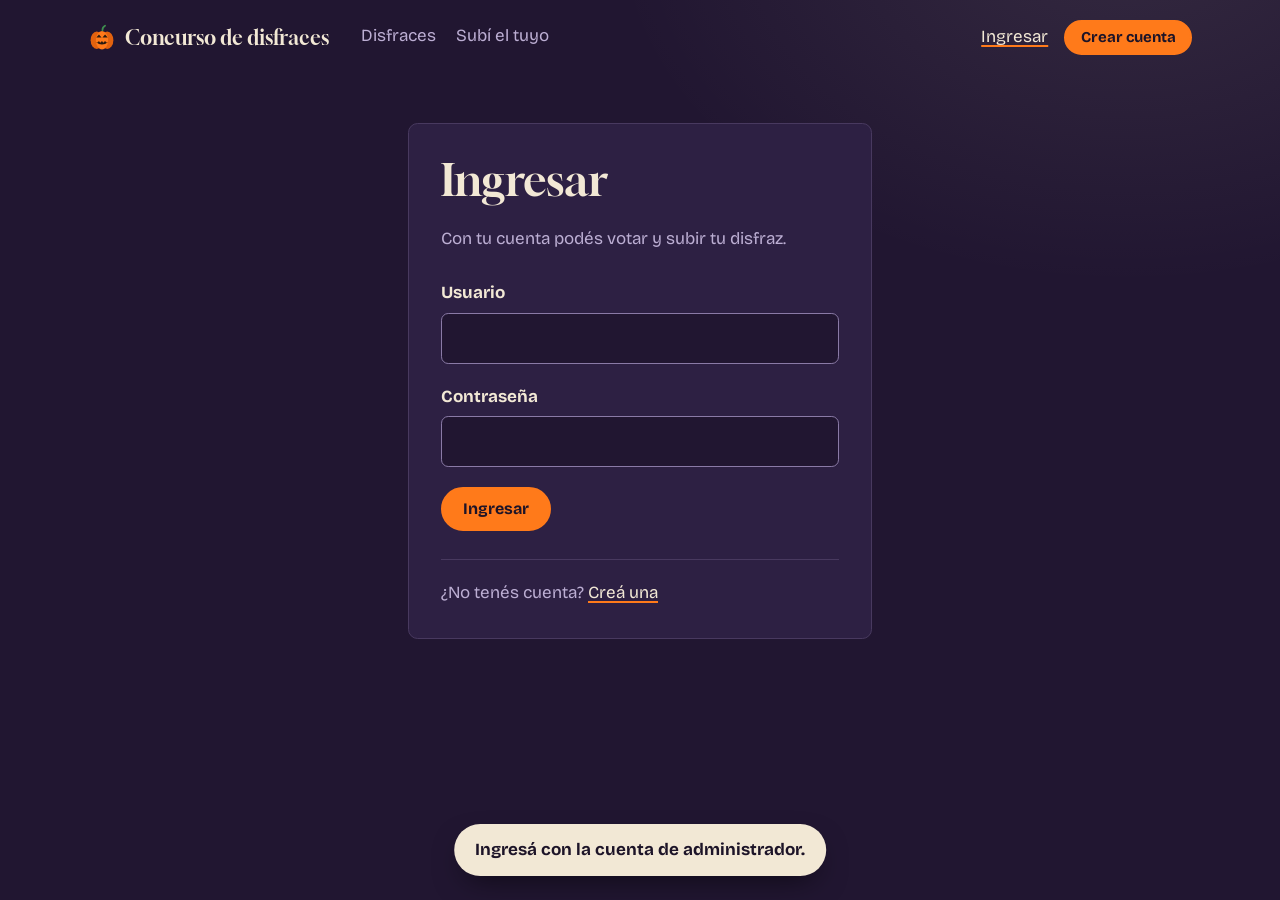
<file: admin.html>
<!doctype html>
<html lang="es-AR">
<head>
  <meta charset="utf-8">
  <meta name="viewport" content="width=device-width, initial-scale=1">
  <meta http-equiv="Content-Security-Policy" content="default-src 'self'; img-src 'self' data: blob:; object-src 'none'; base-uri 'self'; form-action 'self'">
  <meta name="robots" content="noindex">
  <title>Administrar disfraces | Concurso de disfraces de Halloween</title>
  <link rel="icon" href="img/calabaza.svg" type="image/svg+xml">
  <link rel="stylesheet" href="css/estilos.css">
  <script type="module" src="js/admin.js"></script>
</head>
<body>
  <a class="saltar" href="#contenido">Ir al contenido</a>

  <header class="cabecera">
    <a class="marca" href="index.html"><img src="img/calabaza.svg" alt="" width="28" height="28">Concurso de disfraces</a>
    <nav class="menu" aria-label="Principal">
      <a href="index.html">Disfraces</a>
      <a href="subir.html">Subí el tuyo</a>
    </nav>
    <div class="cuenta" id="cuenta"></div>
  </header>

  <main id="contenido" tabindex="-1" class="pagina admin">
    <p class="admin__estado" id="estado" role="status" aria-live="polite">Comprobando permisos…</p>

    <div id="panel" hidden>
      <div class="admin__cabeza">
        <div>
          <h1>Administrar disfraces</h1>
          <p class="admin__resumen" id="resumen" aria-live="polite"></p>
        </div>
        <button class="boton" type="button" id="agregar">Agregar disfraz</button>
      </div>

      <div class="tabla-contenedor">
        <table class="tabla">
          <caption class="solo-lectores">Disfraces del concurso, publicados y eliminados</caption>
          <thead>
            <tr>
              <th scope="col">Foto</th>
              <th scope="col">Disfraz</th>
              <th scope="col" class="tabla__numero">Votos</th>
              <th scope="col">Estado</th>
              <th scope="col"><span class="solo-lectores">Acciones</span></th>
            </tr>
          </thead>
          <tbody id="filas"></tbody>
        </table>
      </div>
    </div>
  </main>

  <dialog class="dialogo" id="dialogo-disfraz" aria-labelledby="dialogo-titulo">
    <form id="formulario" class="formulario" novalidate>
      <h2 id="dialogo-titulo">Agregar disfraz</h2>
      <div class="campo">
        <label for="nombre">Nombre</label>
        <input id="nombre" name="nombre" required minlength="2" maxlength="50" aria-describedby="contador-nombre error-nombre">
        <p class="campo__ayuda campo__contador" id="contador-nombre"></p>
        <p class="campo__error" id="error-nombre"></p>
      </div>
      <div class="campo">
        <label for="descripcion">Descripción</label>
        <textarea id="descripcion" name="descripcion" rows="4" required minlength="5" maxlength="500" aria-describedby="contador-descripcion error-descripcion"></textarea>
        <p class="campo__ayuda campo__contador" id="contador-descripcion"></p>
        <p class="campo__error" id="error-descripcion"></p>
      </div>
      <div class="campo campo--foto">
        <img class="campo__miniatura" id="miniatura" alt="" hidden>
        <div>
          <label for="foto" id="etiqueta-foto">Foto <span class="campo__opcional">(opcional)</span></label>
          <input id="foto" name="foto" type="file" accept="image/jpeg,image/png,image/gif,image/webp" aria-describedby="error-foto">
          <label class="casilla" id="quitar-foto-caja" hidden><input type="checkbox" id="quitar-foto" name="quitar"> Quitar la foto actual</label>
          <p class="campo__error" id="error-foto" aria-live="polite"></p>
        </div>
      </div>
      <p class="formulario__error" role="alert"></p>
      <div class="dialogo__botones">
        <button class="boton boton--secundario" type="button" data-cerrar>Cancelar</button>
        <button class="boton" type="submit" id="guardar">Agregar</button>
      </div>
    </form>
  </dialog>

  <dialog class="dialogo dialogo--chico" id="dialogo-eliminar" aria-labelledby="eliminar-titulo">
    <form method="dialog">
      <h2 id="eliminar-titulo">¿Eliminar este disfraz?</h2>
      <p id="eliminar-texto"></p>
      <div class="dialogo__botones">
        <button class="boton boton--secundario" value="cancelar">Cancelar</button>
        <button class="boton boton--peligro" value="eliminar">Eliminar</button>
      </div>
    </form>
  </dialog>

  <div class="aviso" id="aviso" role="status" aria-live="polite"></div>
</body>
</html>
</file>
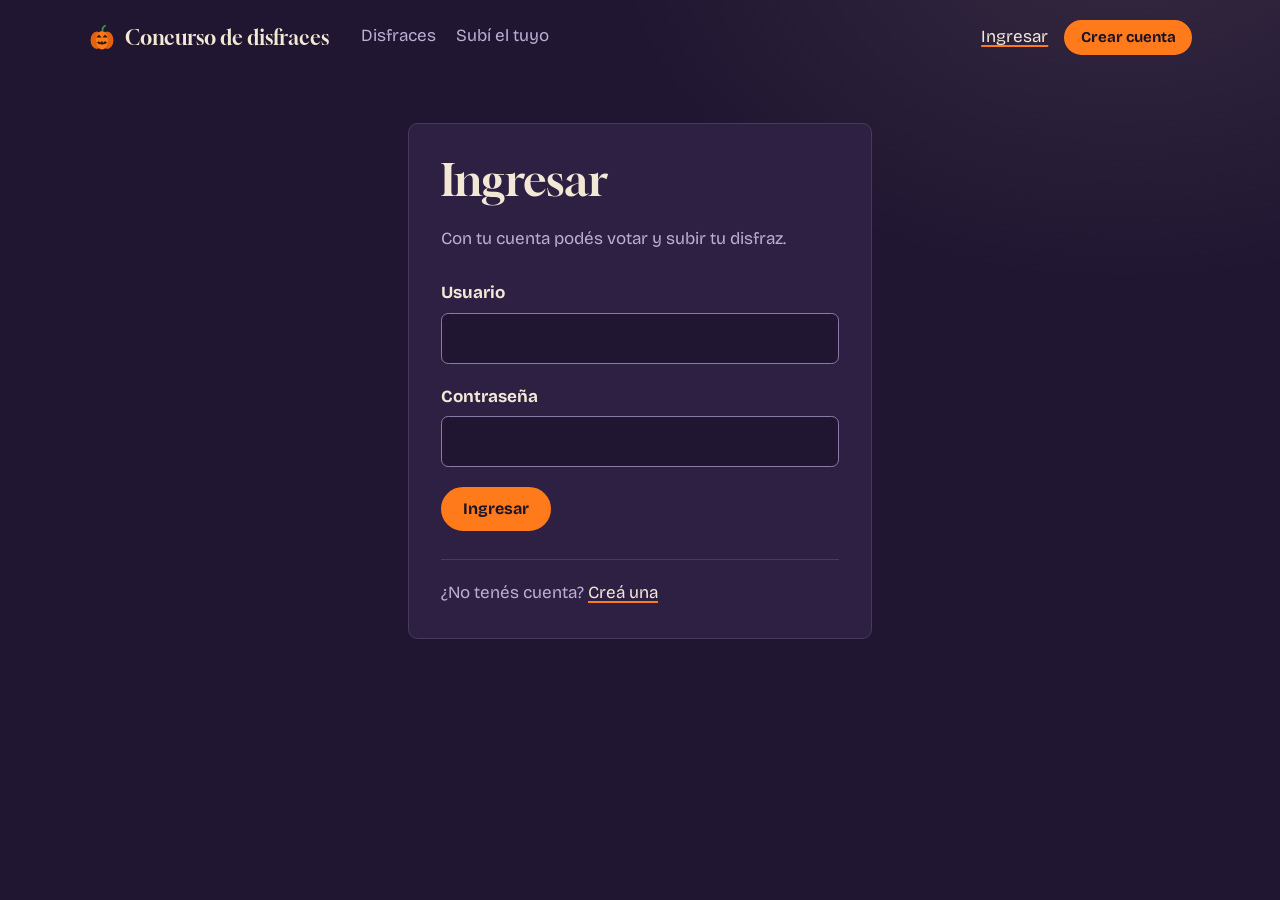
<file: login.html>
<!doctype html>
<html lang="es-AR">
<head>
  <meta charset="utf-8">
  <meta name="viewport" content="width=device-width, initial-scale=1">
  <meta http-equiv="Content-Security-Policy" content="default-src 'self'; img-src 'self' data: blob:; object-src 'none'; base-uri 'self'; form-action 'self'">
  <title>Ingresar | Concurso de disfraces de Halloween</title>
  <link rel="icon" href="img/calabaza.svg" type="image/svg+xml">
  <link rel="stylesheet" href="css/estilos.css">
  <script type="module" src="js/login.js"></script>
</head>
<body>
  <a class="saltar" href="#contenido">Ir al contenido</a>

  <header class="cabecera">
    <a class="marca" href="index.html"><img src="img/calabaza.svg" alt="" width="28" height="28">Concurso de disfraces</a>
    <nav class="menu" aria-label="Principal">
      <a href="index.html">Disfraces</a>
      <a href="subir.html">Subí el tuyo</a>
    </nav>
    <div class="cuenta" id="cuenta"></div>
  </header>

  <main id="contenido" tabindex="-1" class="pagina pagina--angosta">
    <section class="panel" aria-labelledby="titulo">
      <h1 id="titulo">Ingresar</h1>
      <p class="panel__bajada">Con tu cuenta podés votar y subir tu disfraz.</p>

      <form id="formulario" class="formulario" novalidate>
        <div class="campo">
          <label for="nombre">Usuario</label>
          <input id="nombre" name="nombre" autocomplete="username" required maxlength="30" aria-describedby="error-nombre" autocapitalize="none" spellcheck="false">
          <p class="campo__error" id="error-nombre"></p>
        </div>
        <div class="campo">
          <label for="clave">Contraseña</label>
          <input id="clave" name="clave" type="password" autocomplete="current-password" required aria-describedby="error-clave">
          <p class="campo__error" id="error-clave"></p>
        </div>
        <p class="formulario__error" role="alert"></p>
        <button class="boton" type="submit">Ingresar</button>
      </form>

      <p class="panel__alterna">¿No tenés cuenta? <a id="ir-registro" href="registro.html">Creá una</a></p>
    </section>
  </main>

  <div class="aviso" id="aviso" role="status" aria-live="polite"></div>
</body>
</html>
</file>
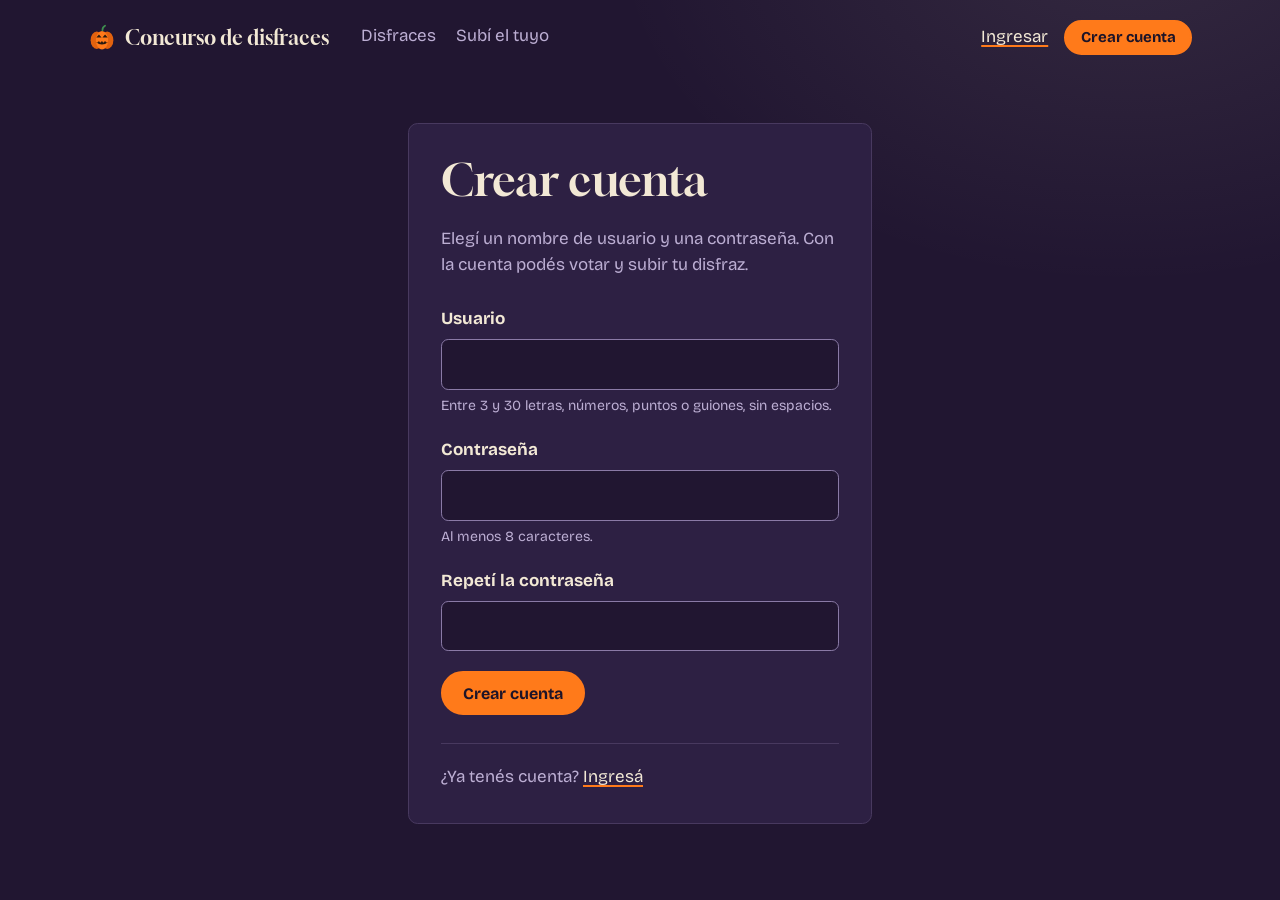
<file: registro.html>
<!doctype html>
<html lang="es-AR">
<head>
  <meta charset="utf-8">
  <meta name="viewport" content="width=device-width, initial-scale=1">
  <meta http-equiv="Content-Security-Policy" content="default-src 'self'; img-src 'self' data: blob:; object-src 'none'; base-uri 'self'; form-action 'self'">
  <title>Crear cuenta | Concurso de disfraces de Halloween</title>
  <link rel="icon" href="img/calabaza.svg" type="image/svg+xml">
  <link rel="stylesheet" href="css/estilos.css">
  <script type="module" src="js/registro.js"></script>
</head>
<body>
  <a class="saltar" href="#contenido">Ir al contenido</a>

  <header class="cabecera">
    <a class="marca" href="index.html"><img src="img/calabaza.svg" alt="" width="28" height="28">Concurso de disfraces</a>
    <nav class="menu" aria-label="Principal">
      <a href="index.html">Disfraces</a>
      <a href="subir.html">Subí el tuyo</a>
    </nav>
    <div class="cuenta" id="cuenta"></div>
  </header>

  <main id="contenido" tabindex="-1" class="pagina pagina--angosta">
    <section class="panel" aria-labelledby="titulo">
      <h1 id="titulo">Crear cuenta</h1>
      <p class="panel__bajada">Elegí un nombre de usuario y una contraseña. Con la cuenta podés votar y subir tu disfraz.</p>

      <form id="formulario" class="formulario" novalidate>
        <div class="campo">
          <label for="nombre">Usuario</label>
          <input id="nombre" name="nombre" autocomplete="username" required minlength="3" maxlength="30" aria-describedby="ayuda-nombre error-nombre" autocapitalize="none" spellcheck="false">
          <p class="campo__ayuda" id="ayuda-nombre">Entre 3 y 30 letras, números, puntos o guiones, sin espacios.</p>
          <p class="campo__error" id="error-nombre"></p>
        </div>
        <div class="campo">
          <label for="clave">Contraseña</label>
          <input id="clave" name="clave" type="password" autocomplete="new-password" required minlength="8" maxlength="72" aria-describedby="ayuda-clave error-clave">
          <p class="campo__ayuda" id="ayuda-clave">Al menos 8 caracteres.</p>
          <p class="campo__error" id="error-clave"></p>
        </div>
        <div class="campo">
          <label for="repetir">Repetí la contraseña</label>
          <input id="repetir" name="repetir" type="password" autocomplete="new-password" required maxlength="72" aria-describedby="error-repetir">
          <p class="campo__error" id="error-repetir"></p>
        </div>
        <p class="formulario__error" role="alert"></p>
        <button class="boton" type="submit">Crear cuenta</button>
      </form>

      <p class="panel__alterna">¿Ya tenés cuenta? <a id="ir-login" href="login.html">Ingresá</a></p>
    </section>
  </main>

  <div class="aviso" id="aviso" role="status" aria-live="polite"></div>
</body>
</html>
</file>
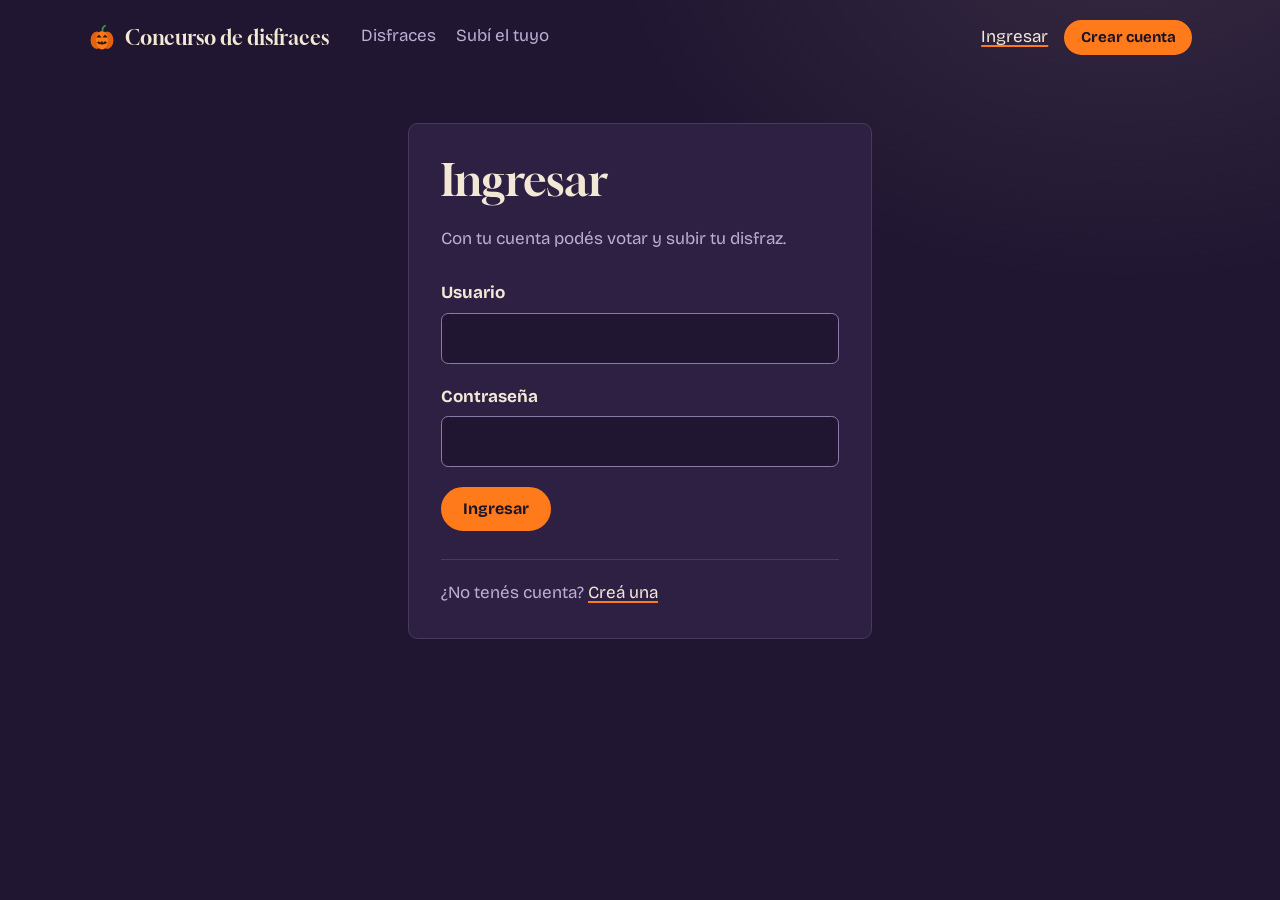
<file: subir.html>
<!doctype html>
<html lang="es-AR">
<head>
  <meta charset="utf-8">
  <meta name="viewport" content="width=device-width, initial-scale=1">
  <meta http-equiv="Content-Security-Policy" content="default-src 'self'; img-src 'self' data: blob:; object-src 'none'; base-uri 'self'; form-action 'self'">
  <title>Subí tu disfraz | Concurso de disfraces de Halloween</title>
  <link rel="icon" href="img/calabaza.svg" type="image/svg+xml">
  <link rel="stylesheet" href="css/estilos.css">
  <script type="module" src="js/subir.js"></script>
</head>
<body>
  <a class="saltar" href="#contenido">Ir al contenido</a>

  <header class="cabecera">
    <a class="marca" href="index.html"><img src="img/calabaza.svg" alt="" width="28" height="28">Concurso de disfraces</a>
    <nav class="menu" aria-label="Principal">
      <a href="index.html">Disfraces</a>
      <a href="subir.html" aria-current="page">Subí el tuyo</a>
    </nav>
    <div class="cuenta" id="cuenta"></div>
  </header>

  <main id="contenido" tabindex="-1" class="pagina pagina--doble">
    <section class="panel" aria-labelledby="titulo">
      <h1 id="titulo">Subí tu disfraz</h1>
      <p class="panel__bajada">Aparece en el muro apenas lo publicás y cualquiera lo puede votar.</p>

      <form id="formulario" class="formulario" novalidate>
        <div class="campo">
          <label for="nombre">Nombre del disfraz</label>
          <input id="nombre" name="nombre" required minlength="2" maxlength="50" aria-describedby="contador-nombre error-nombre">
          <p class="campo__ayuda campo__contador" id="contador-nombre"></p>
          <p class="campo__error" id="error-nombre"></p>
        </div>
        <div class="campo">
          <label for="descripcion">Descripción</label>
          <textarea id="descripcion" name="descripcion" rows="4" required minlength="5" maxlength="500" aria-describedby="contador-descripcion error-descripcion" placeholder="De qué está hecho, cuánto tardaste, algún detalle que no se ve en la foto."></textarea>
          <p class="campo__ayuda campo__contador" id="contador-descripcion"></p>
          <p class="campo__error" id="error-descripcion"></p>
        </div>
        <div class="campo">
          <label for="foto">Foto <span class="campo__opcional">(opcional)</span></label>
          <input id="foto" name="foto" type="file" accept="image/jpeg,image/png,image/gif,image/webp" aria-describedby="ayuda-foto error-foto">
          <p class="campo__ayuda" id="ayuda-foto">JPG, PNG, GIF o WebP. Se achica sola para que pese menos de 64 KB.</p>
          <p class="campo__error" id="error-foto" aria-live="polite"></p>
        </div>
        <p class="formulario__error" role="alert"></p>
        <button class="boton" type="submit">Publicar disfraz</button>
      </form>
    </section>

    <aside class="vista-previa" aria-labelledby="titulo-previa">
      <h2 class="vista-previa__titulo" id="titulo-previa">Así se va a ver en el muro</h2>
      <div id="previa"></div>
      <p class="vista-previa__descripcion" id="previa-descripcion"></p>
    </aside>
  </main>

  <div class="aviso" id="aviso" role="status" aria-live="polite"></div>
</body>
</html>
</file>
<file: css/estilos.css>
/* ==========================================================================
   Concurso de disfraces de Halloween
   Idea visual: el muro de fotos de la fiesta. Cada disfraz es una polaroid
   pegada con cinta, con el nombre escrito a mano, sobre la noche violeta.
   ========================================================================== */

@font-face {
  font-family: 'Gloock';
  src: url('../fonts/gloock.woff') format('woff');
  font-weight: 400;
  font-display: swap;
}
@font-face {
  font-family: 'Bricolage Grotesque';
  src: url('../fonts/bricolage-400.woff') format('woff');
  font-weight: 400;
  font-display: swap;
}
@font-face {
  font-family: 'Bricolage Grotesque';
  src: url('../fonts/bricolage-700.woff') format('woff');
  font-weight: 700;
  font-display: swap;
}
@font-face {
  font-family: 'Nothing You Could Do';
  src: url('../fonts/nothing-you-could-do.woff') format('woff');
  font-weight: 400;
  font-display: swap;
}

:root {
  /* Paleta */
  --noche: #211631;        /* fondo */
  --muro: #2d2043;         /* paneles */
  --muro-borde: #48395f;   /* divisores decorativos */
  --borde-campo: #8a7aa6;  /* bordes de campos y botones: 3,9:1 sobre los paneles (WCAG 1.4.11) */
  --hueso: #f2e8d5;        /* texto y marco de las polaroids */
  --niebla: #bcaed3;       /* texto secundario */
  --tinta: #1d1428;        /* texto sobre fondos claros */
  --calabaza: #ff7a1a;     /* acción principal */
  --calabaza-hondo: #e8630a;
  --sangre: #ff7b8a;       /* errores y eliminar */
  --musgo: #a3dc86;        /* confirmaciones */
  --cinta: rgba(236, 222, 186, 0.72);

  /* Tipografía */
  --fuente-titulo: 'Gloock', Georgia, 'Times New Roman', serif;
  --fuente-texto: 'Bricolage Grotesque', system-ui, -apple-system, 'Segoe UI', Roboto, sans-serif;
  --fuente-mano: 'Nothing You Could Do', 'Segoe Print', 'Bradley Hand', cursive;

  --t-chico: 0.875rem;
  --t-base: 1.0625rem;
  --t-medio: 1.25rem;
  --t-grande: 1.75rem;
  --t-titulo: clamp(2rem, 4vw, 2.75rem);
  --t-portada: clamp(3rem, 8.4vw, 6.4rem);

  --ancho: 72rem;
  --radio: 0.6rem;
  --sombra-foto: 0 1px 1px rgba(0, 0, 0, 0.3), 0 22px 36px -18px rgba(5, 0, 12, 0.85);
}

/* --- Base ----------------------------------------------------------------- */

*,
*::before,
*::after {
  box-sizing: border-box;
}

html {
  -webkit-text-size-adjust: 100%;
  scroll-padding-top: 2rem;
}

body {
  margin: 0;
  min-height: 100vh;
  display: flex;
  flex-direction: column;
  font-family: var(--fuente-texto);
  font-size: var(--t-base);
  line-height: 1.55;
  color: var(--hueso);
  background:
    radial-gradient(52rem 36rem at 88% -8%, rgba(242, 232, 213, 0.09), transparent 62%),
    var(--noche);
}

main {
  flex: 1;
}

main:focus {
  outline: none;
}

h1,
h2,
h3 {
  font-family: var(--fuente-titulo);
  font-weight: 400;
  line-height: 1.08;
  margin: 0 0 0.5em;
}

h1 {
  font-size: var(--t-titulo);
}

h2 {
  font-size: var(--t-grande);
}

p {
  margin: 0 0 1em;
}

a {
  color: var(--hueso);
  text-decoration-color: var(--calabaza);
  text-decoration-thickness: 2px;
  text-underline-offset: 0.2em;
}

a:hover {
  color: var(--calabaza);
}

img {
  max-width: 100%;
}

:focus-visible {
  outline: 3px solid var(--calabaza);
  outline-offset: 3px;
}

[hidden] {
  display: none !important;
}

.solo-lectores {
  position: absolute;
  width: 1px;
  height: 1px;
  overflow: hidden;
  clip: rect(0 0 0 0);
  white-space: nowrap;
}

.saltar {
  position: absolute;
  left: 1rem;
  top: -4rem;
  z-index: 10;
  padding: 0.6rem 1rem;
  background: var(--hueso);
  color: var(--tinta);
  border-radius: var(--radio);
}

.saltar:focus {
  top: 1rem;
}

/* --- Botones --------------------------------------------------------------- */

.boton {
  display: inline-flex;
  align-items: center;
  justify-content: center;
  gap: 0.4em;
  padding: 0.7rem 1.25rem;
  border: 2px solid var(--calabaza);
  border-radius: 999px;
  background: var(--calabaza);
  color: var(--tinta);
  font: 700 1rem/1.1 var(--fuente-texto);
  text-decoration: none;
  cursor: pointer;
  transition: background-color 0.15s, border-color 0.15s, color 0.15s;
}

.boton:hover {
  background: var(--calabaza-hondo);
  border-color: var(--calabaza-hondo);
  color: var(--tinta);
}

.boton:focus-visible {
  outline-color: var(--hueso);
}

/* Mientras espera la respuesta se usa aria-disabled en vez de disabled:
   un botón deshabilitado pierde el foco y quien navega con teclado tendría que volver a empezar. */
.boton[aria-disabled='true'] {
  opacity: 0.6;
  cursor: progress;
}

.boton--secundario {
  background: transparent;
  border-color: var(--borde-campo);
  color: var(--hueso);
}

.boton--secundario:hover {
  background: transparent;
  border-color: var(--hueso);
  color: var(--hueso);
}

.boton--peligro {
  background: var(--sangre);
  border-color: var(--sangre);
}

.boton--peligro:hover {
  background: #ff5d70;
  border-color: #ff5d70;
}

.boton--peligro-suave {
  background: transparent;
  border-color: rgba(255, 123, 138, 0.5);
  color: var(--sangre);
}

.boton--peligro-suave:hover {
  background: transparent;
  border-color: var(--sangre);
  color: var(--sangre);
}

.boton--chico {
  padding: 0.45rem 0.9rem;
  font-size: 0.9375rem;
}

/* --- Cabecera y pie --------------------------------------------------------- */

.cabecera {
  display: flex;
  flex-wrap: wrap;
  align-items: center;
  gap: 0.75rem 2rem;
  width: 100%;
  max-width: var(--ancho);
  margin: 0 auto;
  padding: 1.1rem 1.5rem;
}

.marca {
  display: inline-flex;
  align-items: center;
  gap: 0.55rem;
  font-family: var(--fuente-titulo);
  font-size: var(--t-medio);
  text-decoration: none;
}

.menu {
  display: flex;
  gap: 1.25rem;
}

.menu a {
  color: var(--niebla);
  text-decoration: none;
  padding-block: 0.25rem;
  border-bottom: 2px solid transparent;
}

.menu a:hover,
.menu a[aria-current='page'] {
  color: var(--hueso);
  border-bottom-color: var(--calabaza);
}

.cuenta {
  display: flex;
  align-items: center;
  gap: 1rem;
  margin-left: auto;
  min-height: 2.5rem;
}

.cuenta__nombre {
  color: var(--niebla);
}

.cuenta__enlace {
  background: none;
  border: 0;
  padding: 0;
  font: inherit;
  color: var(--hueso);
  cursor: pointer;
  text-decoration: underline;
  text-decoration-color: var(--calabaza);
  text-decoration-thickness: 2px;
  text-underline-offset: 0.2em;
}

.pie {
  width: 100%;
  max-width: var(--ancho);
  margin: 4rem auto 0;
  padding: 1.5rem;
  border-top: 1px solid var(--muro-borde);
  color: var(--niebla);
  font-size: var(--t-chico);
}

.pie p {
  margin: 0;
}

/* --- Polaroid ------------------------------------------------------------------ */

.polaroid {
  position: relative;
  margin: 0;
  padding: 0.7rem 0.7rem 0;
  background: var(--hueso);
  box-shadow: var(--sombra-foto);
}

/* La cinta que la sostiene en la pared. */
.polaroid::before {
  content: '';
  position: absolute;
  top: -0.8rem;
  left: 50%;
  width: 6.5rem;
  height: 1.7rem;
  background: var(--cinta);
  box-shadow: 0 1px 2px rgba(0, 0, 0, 0.18);
  transform: translateX(-50%) rotate(-4deg);
}

.polaroid__foto {
  aspect-ratio: 4 / 5;
  overflow: hidden;
  background: #3a2c50;
}

.polaroid__foto img {
  display: block;
  width: 100%;
  height: 100%;
  object-fit: cover;
}

.polaroid__foto--vacia {
  display: grid;
  place-items: center;
  background:
    repeating-linear-gradient(-45deg, rgba(255, 255, 255, 0.03) 0 12px, transparent 12px 24px),
    #3a2c50;
  color: var(--niebla);
  font-family: var(--fuente-mano);
  font-size: var(--t-medio);
}

.polaroid__nombre {
  margin: 0;
  min-height: 3.9rem;
  padding: 0.75rem 0.25rem 0.9rem;
  font-family: var(--fuente-mano);
  font-size: 1.4rem;
  line-height: 1.2;
  color: var(--tinta);
  overflow-wrap: anywhere;
}

.polaroid__titulo {
  margin: 0;
  font: inherit;
  color: inherit;
}

.polaroid--grande .polaroid__nombre {
  font-size: 1.75rem;
}

/* --- Portada -------------------------------------------------------------------- */

.portada {
  display: grid;
  grid-template-columns: minmax(0, 1.35fr) minmax(0, 1fr);
  align-items: center;
  gap: 3rem;
  max-width: var(--ancho);
  margin: 0 auto;
  padding: 3.5rem 1.5rem 4.5rem;
}

.portada h1 {
  max-width: 9ch;
  margin-bottom: 1.5rem;
  font-size: var(--t-portada);
  line-height: 0.94;
  letter-spacing: -0.015em;
}

.portada__bajada {
  max-width: 34ch;
  color: var(--niebla);
  font-size: var(--t-medio);
  line-height: 1.5;
  margin-bottom: 1.75rem;
}

.portada__lider {
  position: relative;
  justify-self: center;
  width: min(100%, 20rem);
}

.portada__enlace-lider {
  display: block;
  color: inherit;
  text-decoration: none;
  transform: rotate(3deg);
}

.portada__enlace-lider:hover {
  color: inherit;
}

.portada__enlace-lider:focus-visible {
  outline-offset: 8px;
}

/* Sello circular "Va ganando". */
.sello {
  position: absolute;
  z-index: 2;
  top: -1.6rem;
  left: -2rem;
  display: grid;
  place-content: center;
  width: 7.25rem;
  height: 7.25rem;
  margin: 0;
  border-radius: 50%;
  background: var(--calabaza);
  color: var(--tinta);
  text-align: center;
  line-height: 1;
  transform: rotate(-10deg);
  box-shadow: 0 10px 20px -8px rgba(0, 0, 0, 0.6);
}

.sello__arriba,
.sello__abajo {
  font-size: 0.8125rem;
  font-weight: 700;
}

.sello__numero {
  font-family: var(--fuente-titulo);
  font-size: 2.6rem;
  margin: 0.1rem 0 0.05rem;
}

.lider-vacio {
  display: grid;
  place-items: center;
  aspect-ratio: 4 / 5.6;
  padding: 2rem;
  border: 2px dashed var(--muro-borde);
  transform: rotate(3deg);
  text-align: center;
}

.lider-vacio__texto {
  margin: 0;
  font-family: var(--fuente-mano);
  font-size: var(--t-grande);
  line-height: 1.25;
  color: var(--niebla);
}

/* --- Muro de disfraces ---------------------------------------------------------- */

.muro {
  max-width: var(--ancho);
  margin: 0 auto;
  padding: 0 1.5rem;
}

.muro > h2 {
  margin-bottom: 2.5rem;
  padding-bottom: 0.75rem;
  border-bottom: 1px solid var(--muro-borde);
}

.muro__estado {
  color: var(--niebla);
}

.muro__estado--error {
  color: var(--sangre);
}

.muro__fotos {
  display: grid;
  grid-template-columns: repeat(auto-fill, minmax(15.5rem, 1fr));
  gap: 3.5rem 2.5rem;
  margin: 0;
  padding: 0;
  list-style: none;
}

.tarjeta {
  display: flex;
  flex-direction: column;
  scroll-margin-top: 2rem;
}

/* Cada foto queda pegada un poco torcida, como en una pared de verdad. */
.tarjeta .polaroid {
  transform: rotate(-1.6deg);
}

.tarjeta:nth-child(3n + 2) .polaroid {
  transform: rotate(1.2deg);
}

.tarjeta:nth-child(3n) .polaroid {
  transform: rotate(-0.5deg);
}

.tarjeta:nth-child(4n + 1) .polaroid::before {
  transform: translateX(-56%) rotate(3deg);
}

.tarjeta--destacada .polaroid {
  outline: 3px solid var(--calabaza);
  outline-offset: 6px;
}

.tarjeta__descripcion {
  flex: 1;
  margin: 1.4rem 0 1rem;
  color: var(--niebla);
  font-size: 0.975rem;
  line-height: 1.5;
}

.tarjeta__pie {
  display: flex;
  align-items: center;
  justify-content: space-between;
  gap: 1rem;
  padding-top: 0.9rem;
  border-top: 1px solid var(--muro-borde);
}

.tarjeta__conteo {
  min-width: 0;
}

.votos {
  margin: 0;
  display: flex;
  align-items: baseline;
  gap: 0.35rem;
  color: var(--niebla);
}

.votos__numero {
  font-family: var(--fuente-titulo);
  font-size: 2rem;
  line-height: 1;
  color: var(--hueso);
}

.votos--cambio .votos__numero {
  display: inline-block;
  animation: latido 0.45s ease-out;
}

@keyframes latido {
  40% {
    transform: scale(1.35);
    color: var(--calabaza);
  }
}

.tarjeta__nota {
  margin: 0.15rem 0 0;
  min-height: 1.4em;
  line-height: 1.4;
  font-size: var(--t-chico);
  color: var(--musgo);
}

/* --- Páginas con formulario ---------------------------------------------------- */

.pagina {
  width: 100%;
  max-width: var(--ancho);
  margin: 0 auto;
  padding: 3rem 1.5rem 1rem;
}

.pagina--angosta {
  max-width: 32rem;
}

.pagina--doble {
  display: grid;
  grid-template-columns: minmax(0, 1.2fr) minmax(0, 1fr);
  gap: 4rem;
  align-items: start;
}

.panel {
  padding: 2rem;
  background: var(--muro);
  border: 1px solid var(--muro-borde);
  border-radius: var(--radio);
}

.panel__bajada {
  color: var(--niebla);
  margin-bottom: 1.75rem;
}

.panel__alterna {
  margin: 1.75rem 0 0;
  padding-top: 1.25rem;
  border-top: 1px solid var(--muro-borde);
  color: var(--niebla);
}

.formulario {
  display: grid;
  gap: 1.25rem;
}

.formulario > .boton {
  justify-self: start;
}

.campo label {
  display: block;
  margin-bottom: 0.4rem;
  font-weight: 700;
}

.campo__opcional {
  font-weight: 400;
  color: var(--niebla);
}

.campo input:not([type='checkbox']),
.campo textarea {
  width: 100%;
  padding: 0.7rem 0.85rem;
  border: 1px solid var(--borde-campo);
  border-radius: calc(var(--radio) - 0.15rem);
  background: var(--noche);
  color: var(--hueso);
  font: inherit;
}

.campo textarea {
  resize: vertical;
  min-height: 7rem;
}

.campo ::placeholder {
  color: var(--niebla);
  opacity: 1;
}

.campo input:focus,
.campo textarea:focus {
  border-color: var(--calabaza);
  outline: 2px solid var(--calabaza);
  outline-offset: 0;
}

.campo input[type='file'] {
  padding: 0.55rem;
  cursor: pointer;
}

.campo input[type='file']::file-selector-button {
  margin-right: 0.8rem;
  padding: 0.4rem 0.9rem;
  border: 1px solid var(--borde-campo);
  border-radius: 999px;
  background: var(--muro);
  color: var(--hueso);
  font: inherit;
  cursor: pointer;
}

.campo [aria-invalid='true'] {
  border-color: var(--sangre);
}

.campo__ayuda {
  margin: 0.35rem 0 0;
  font-size: var(--t-chico);
  color: var(--niebla);
}

/* Cuando aparece el error, reemplaza a la ayuda (dicen casi lo mismo). */
.campo__ayuda:not(.campo__contador):has(~ .campo__error:not(:empty)) {
  display: none;
}

.campo__contador {
  text-align: right;
  font-variant-numeric: tabular-nums;
}

.campo__error,
.formulario__error {
  margin: 0.35rem 0 0;
  font-size: var(--t-chico);
  color: var(--sangre);
}

.campo__error:empty,
.formulario__error:empty {
  display: none;
}

.formulario__error {
  margin: 0;
  padding: 0.75rem 1rem;
  border: 1px solid rgba(255, 123, 138, 0.45);
  border-radius: calc(var(--radio) - 0.15rem);
  font-size: var(--t-base);
}

.campo--foto {
  display: flex;
  gap: 1rem;
  align-items: flex-start;
}

.campo--foto > div {
  flex: 1;
  min-width: 0;
}

.campo__miniatura {
  width: 4.5rem;
  height: 5.6rem;
  object-fit: cover;
  border: 0.3rem solid var(--hueso);
}

.casilla {
  display: flex !important;
  align-items: center;
  gap: 0.5rem;
  margin: 0.6rem 0 0 !important;
  font-weight: 400 !important;
  cursor: pointer;
}

.casilla input {
  width: 1.5rem;
  height: 1.5rem;
  margin: 0;
  accent-color: var(--calabaza);
}

/* Vista previa en "Subí tu disfraz" */
.vista-previa {
  position: sticky;
  top: 2rem;
  padding-top: 1rem;
}

.vista-previa__titulo {
  margin-bottom: 2rem;
  font-family: var(--fuente-texto);
  font-size: var(--t-base);
  font-weight: 400;
  color: var(--niebla);
}

.vista-previa .polaroid {
  max-width: 19rem;
  transform: rotate(2deg);
}

.vista-previa__descripcion {
  max-width: 19rem;
  margin-top: 1.5rem;
  color: var(--niebla);
  overflow-wrap: anywhere;
  white-space: pre-line;
}

/* --- Administración -------------------------------------------------------------- */

.admin__estado {
  color: var(--niebla);
}

.admin__cabeza {
  display: flex;
  flex-wrap: wrap;
  align-items: flex-end;
  justify-content: space-between;
  gap: 1rem 2rem;
  margin-bottom: 2rem;
}

.admin__cabeza h1 {
  margin-bottom: 0.25rem;
}

.admin__resumen {
  margin: 0;
  color: var(--niebla);
}

.tabla-contenedor {
  overflow-x: auto;
  border: 1px solid var(--muro-borde);
  border-radius: var(--radio);
  background: var(--muro);
}

.tabla {
  width: 100%;
  min-width: 40rem;
  border-collapse: collapse;
}

.tabla th {
  padding: 0.8rem 1rem;
  font-size: var(--t-chico);
  font-weight: 700;
  color: var(--niebla);
  text-align: left;
  border-bottom: 1px solid var(--muro-borde);
}

.tabla td {
  padding: 0.85rem 1rem;
  vertical-align: middle;
  border-bottom: 1px solid var(--muro-borde);
}

.tabla tbody tr:last-child td {
  border-bottom: 0;
}

.tabla__foto {
  width: 4.5rem;
}

.tabla__foto img {
  display: block;
  width: 3rem;
  height: 3.75rem;
  object-fit: cover;
  border: 0.2rem solid var(--hueso);
}

.tabla__sin-foto {
  display: grid;
  place-items: center;
  width: 3rem;
  height: 3.75rem;
  border: 1px dashed var(--muro-borde);
  font-size: 0.7rem;
  line-height: 1.1;
  text-align: center;
  color: var(--niebla);
}

.tabla__disfraz strong {
  display: block;
}

.tabla__descripcion {
  display: -webkit-box;
  max-width: 34rem;
  overflow: hidden;
  -webkit-line-clamp: 2;
  -webkit-box-orient: vertical;
  font-size: var(--t-chico);
  color: var(--niebla);
}

.tabla__numero {
  text-align: right;
  font-variant-numeric: tabular-nums;
}

td.tabla__numero {
  font-family: var(--fuente-titulo);
  font-size: var(--t-medio);
}

.tabla__acciones {
  white-space: nowrap;
  text-align: right;
}

.tabla__acciones .boton + .boton {
  margin-left: 0.5rem;
}

/* Eliminado: la foto se apaga y el texto pasa a gris, sin bajar de 4,5:1 de contraste. */
.tabla__fila--eliminada .tabla__foto img {
  opacity: 0.45;
  filter: grayscale(1);
}

.tabla__fila--eliminada .tabla__disfraz strong,
.tabla__fila--eliminada td.tabla__numero {
  color: var(--niebla);
}

.tabla__vacia {
  padding: 2rem 1rem !important;
  color: var(--niebla);
  text-align: center;
}

.etiqueta {
  display: inline-block;
  padding: 0.2rem 0.6rem;
  border-radius: 999px;
  font-size: var(--t-chico);
  font-weight: 700;
}

.etiqueta--publicado {
  background: rgba(163, 220, 134, 0.14);
  color: var(--musgo);
}

.etiqueta--eliminado {
  background: rgba(255, 123, 138, 0.14);
  color: var(--sangre);
}

/* --- Diálogos -------------------------------------------------------------------- */

.dialogo {
  width: min(36rem, calc(100% - 2rem));
  padding: 2rem;
  border: 1px solid var(--muro-borde);
  border-radius: var(--radio);
  background: var(--muro);
  color: var(--hueso);
}

.dialogo--chico {
  width: min(28rem, calc(100% - 2rem));
}

.dialogo::backdrop {
  background: rgba(12, 6, 20, 0.75);
}

.dialogo h2 {
  margin-bottom: 1rem;
}

.dialogo__botones {
  display: flex;
  justify-content: flex-end;
  gap: 0.75rem;
  margin-top: 0.5rem;
}

/* --- Avisos ---------------------------------------------------------------------- */

.aviso {
  position: fixed;
  left: 50%;
  bottom: 1.5rem;
  z-index: 20;
  max-width: calc(100% - 2rem);
  padding: 0.8rem 1.3rem;
  border-radius: 999px;
  background: var(--hueso);
  color: var(--tinta);
  font-weight: 700;
  box-shadow: 0 12px 30px -10px rgba(0, 0, 0, 0.6);
  visibility: hidden;
  pointer-events: none;
  transform: translate(-50%, 1rem);
  transition: transform 0.2s, visibility 0s linear 0.2s;
}

.aviso--visible {
  visibility: visible;
  transform: translate(-50%, 0);
  transition: transform 0.2s;
}

.aviso--error {
  background: var(--sangre);
}

/* --- Pantallas chicas ------------------------------------------------------------ */

@media (max-width: 52rem) {
  .portada,
  .pagina--doble {
    grid-template-columns: 1fr;
  }

  .portada {
    gap: 3.5rem;
    padding-top: 2rem;
  }

  .portada__lider {
    width: min(78%, 17rem);
  }

  .vista-previa {
    position: static;
  }
}

@media (max-width: 34rem) {
  .cabecera {
    gap: 0.5rem 1.25rem;
  }

  .cuenta {
    width: 100%;
    margin-left: 0;
  }

  .panel,
  .dialogo {
    padding: 1.5rem;
  }

  .sello {
    left: -1rem;
    width: 6.25rem;
    height: 6.25rem;
  }
}

@media (prefers-reduced-motion: reduce) {
  *,
  *::before,
  *::after {
    animation: none !important;
    transition: none !important;
  }
}
</file>
